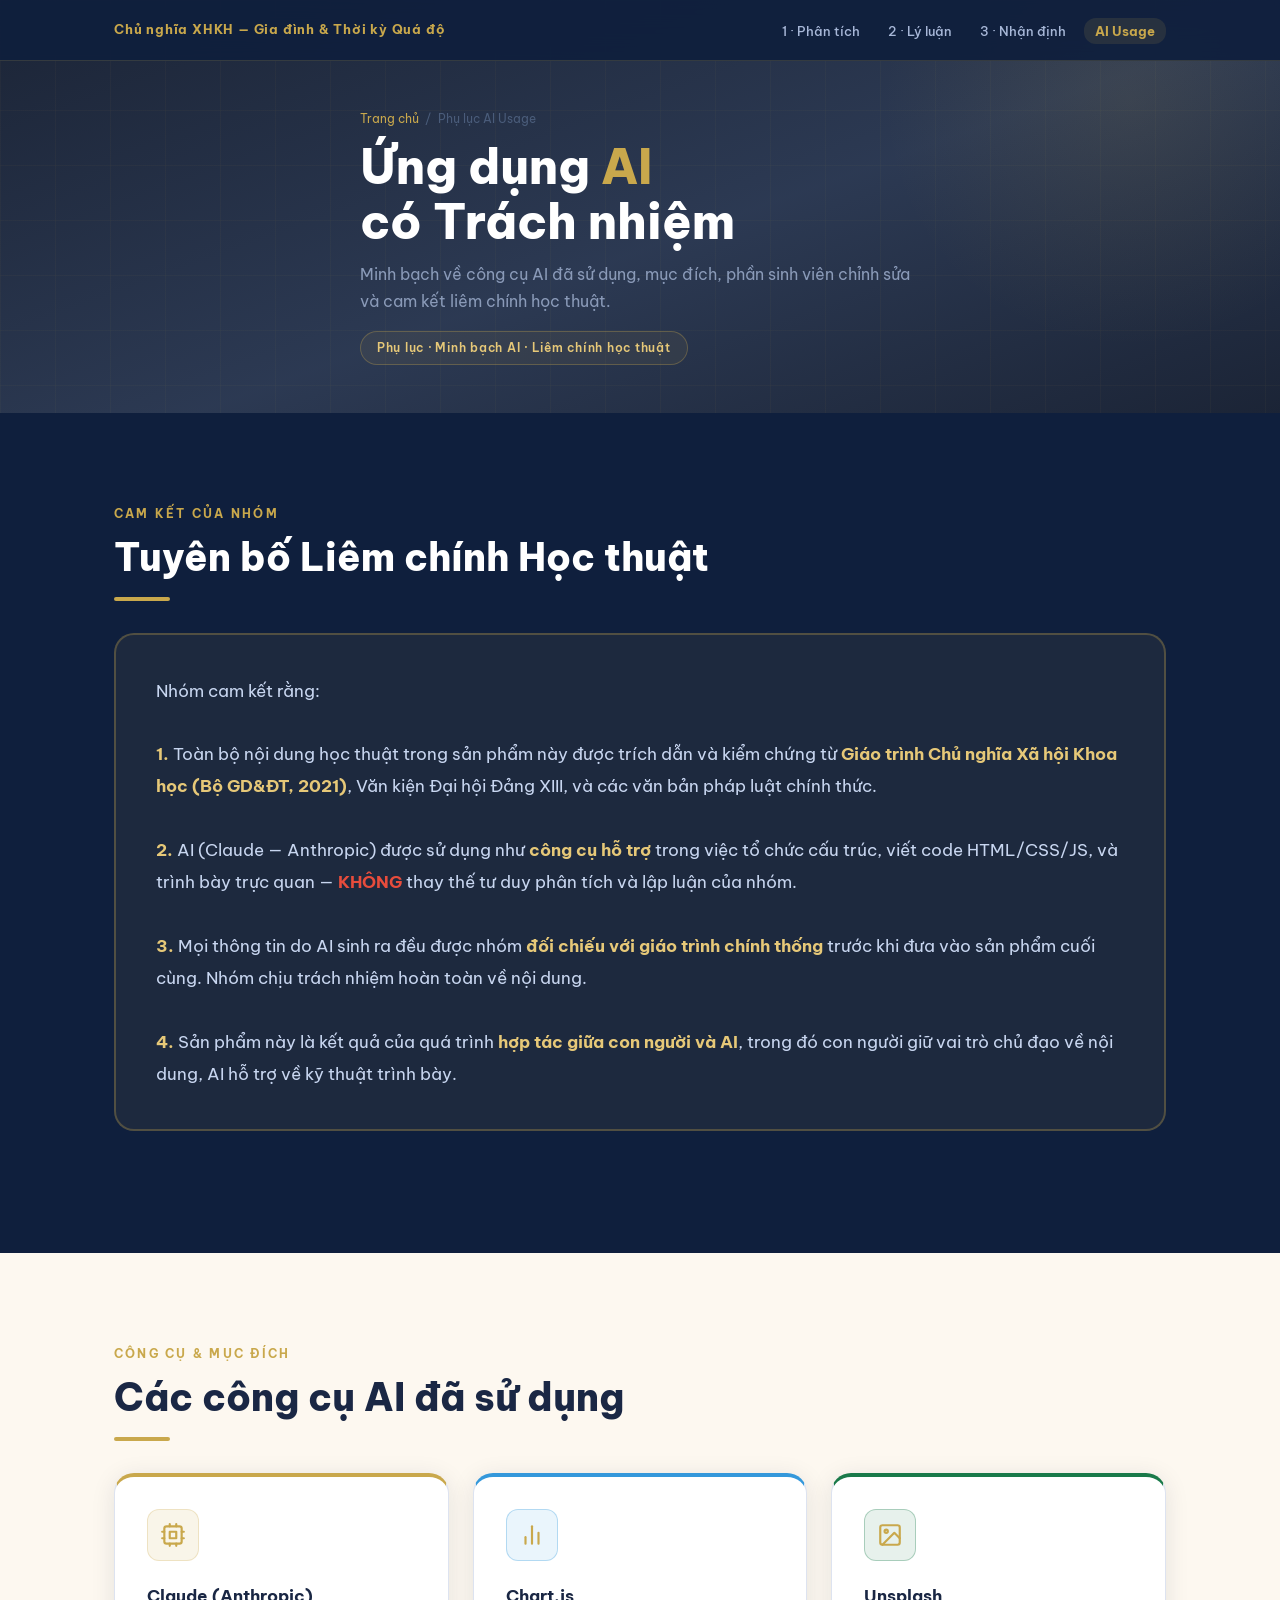
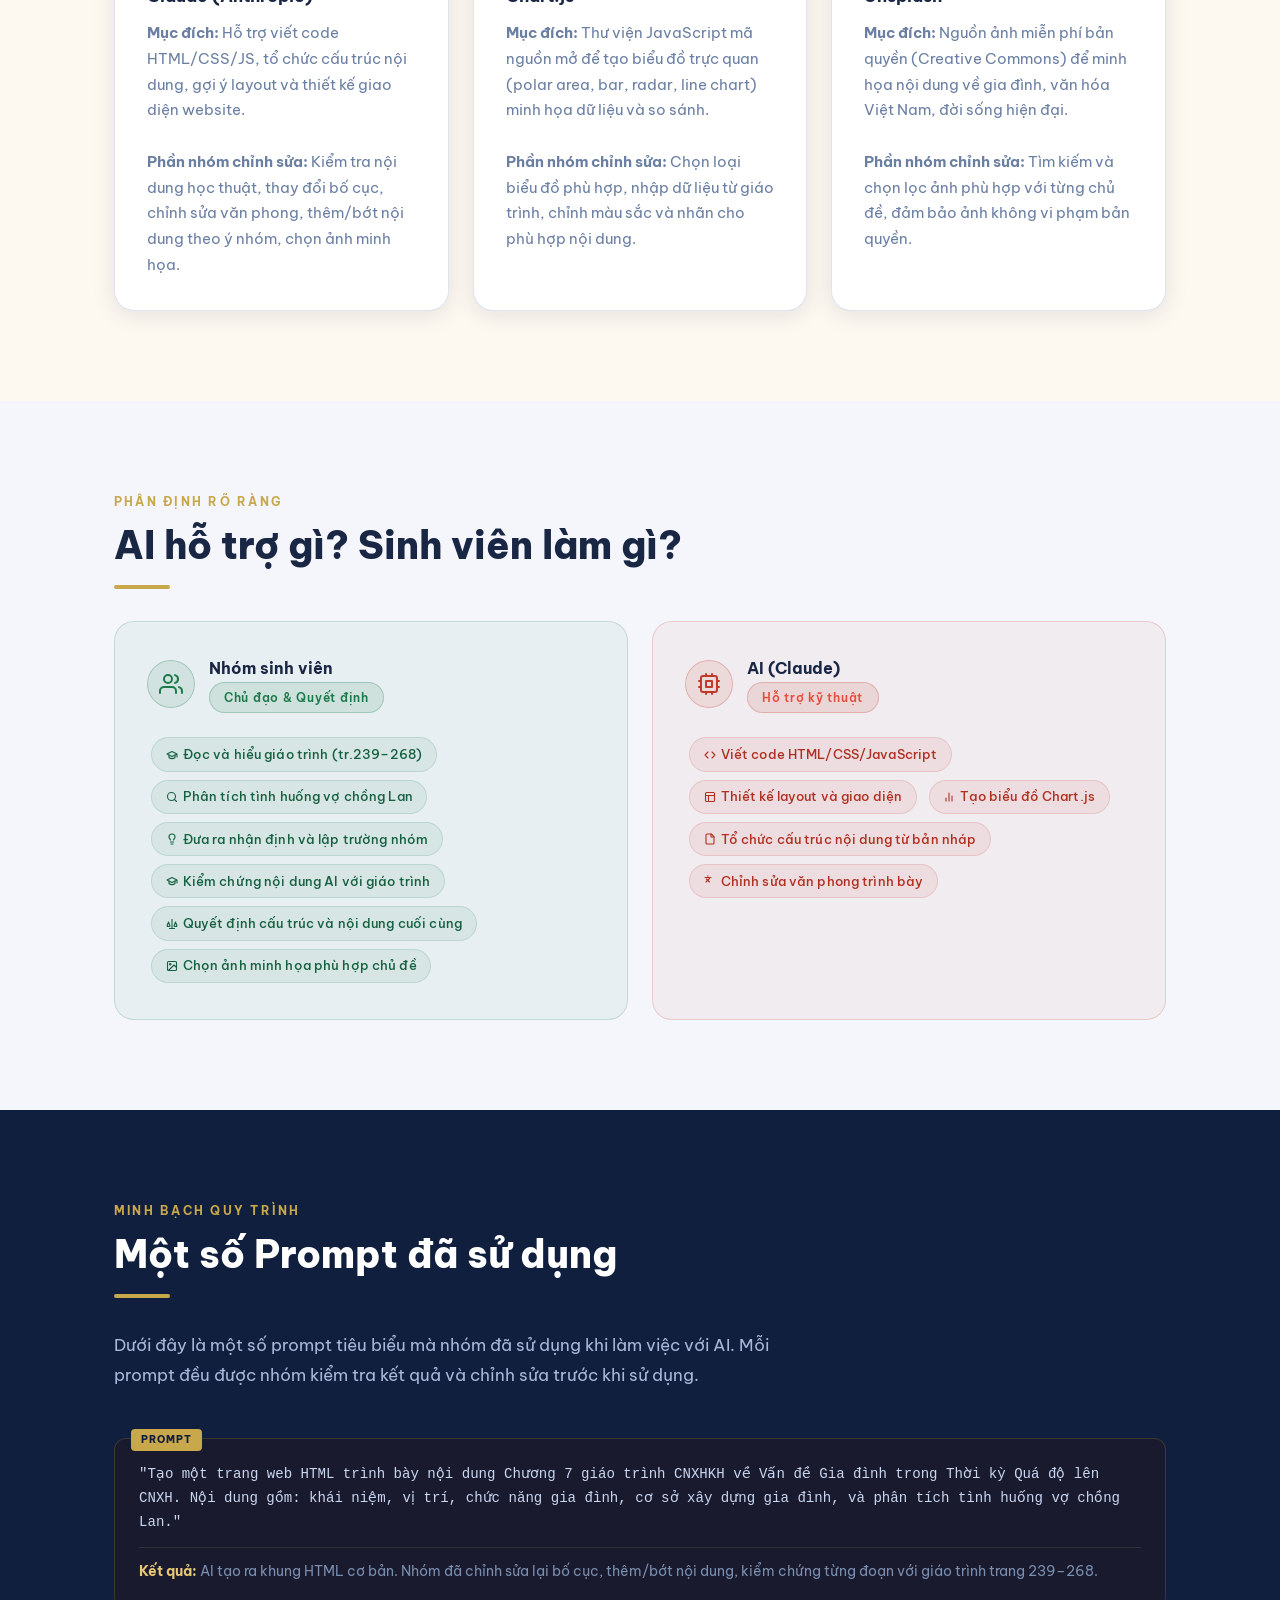
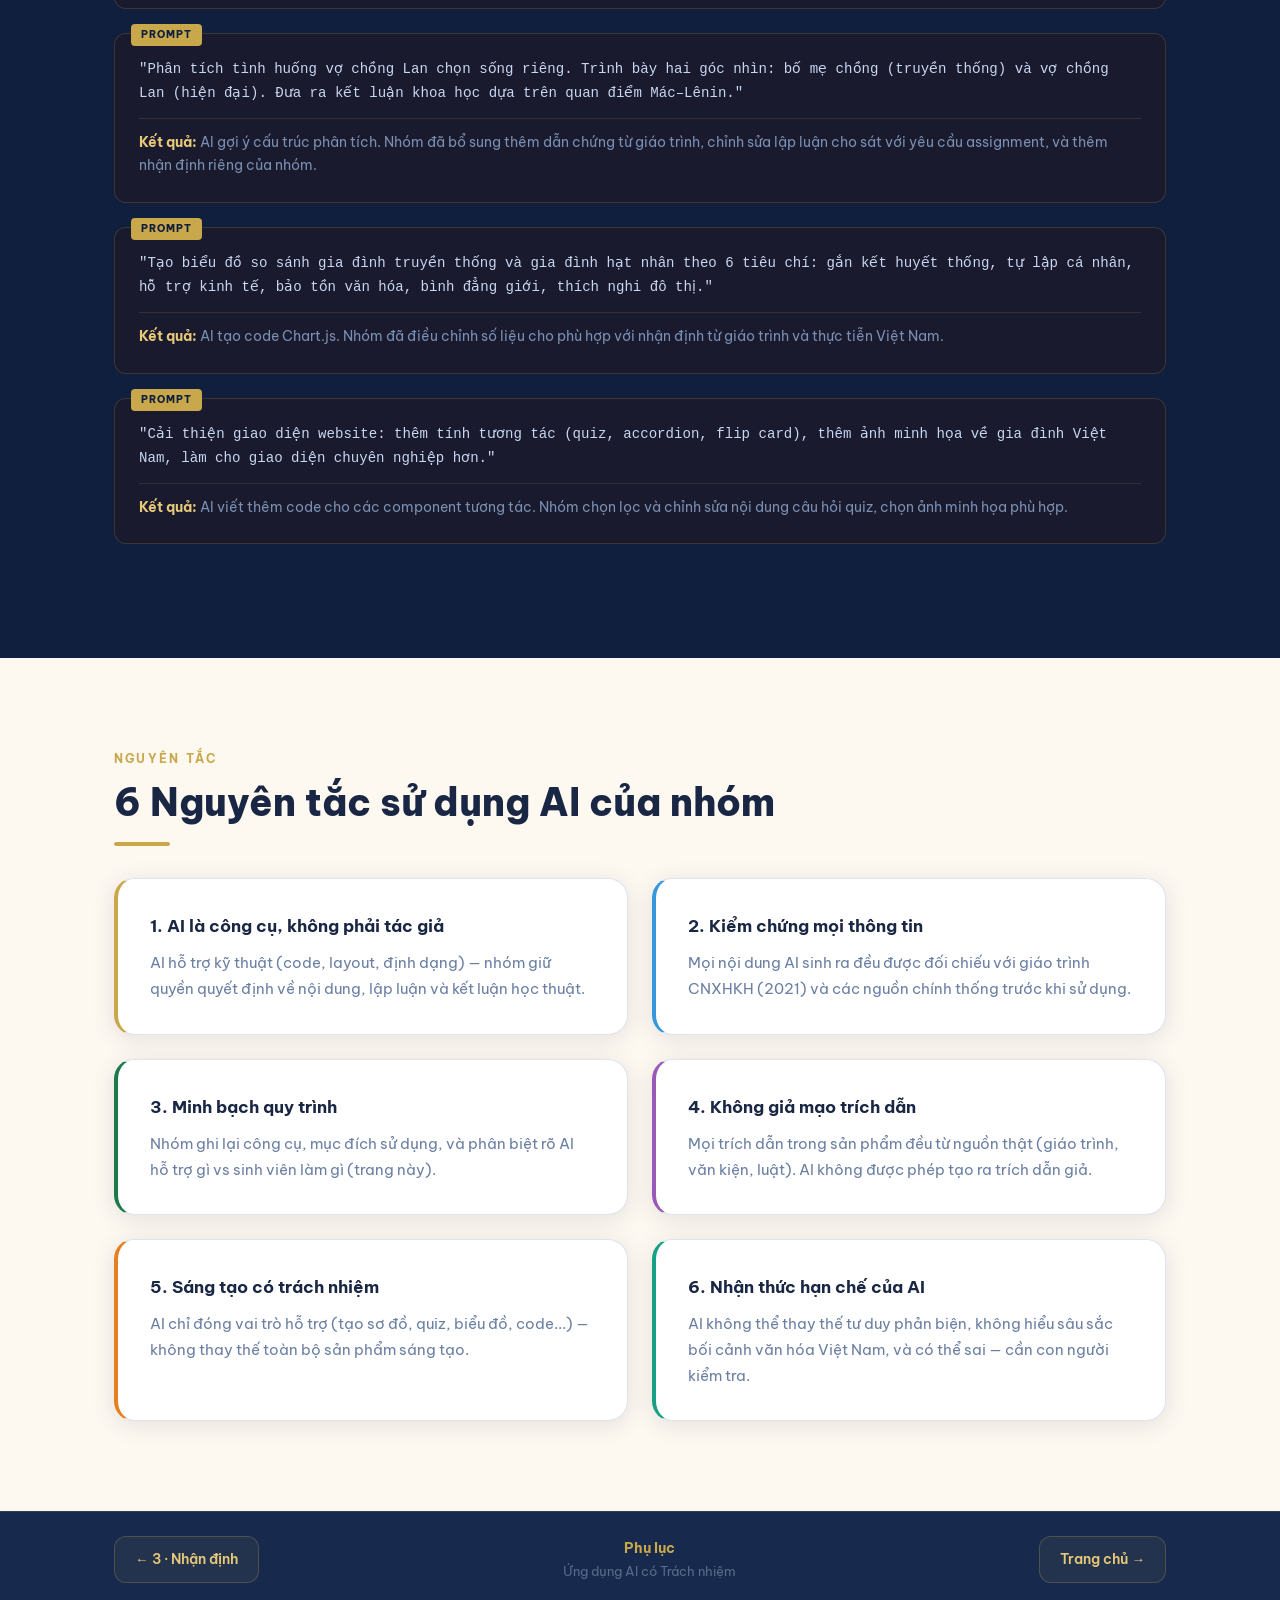
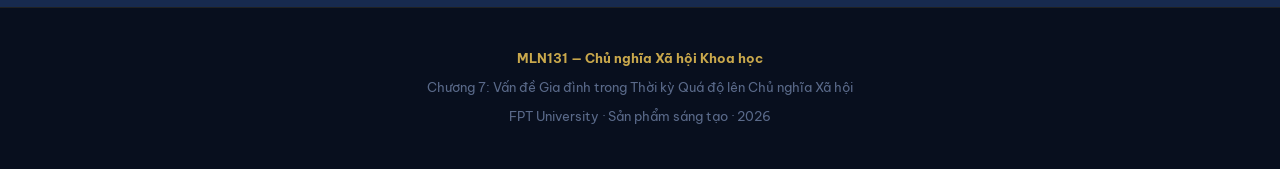
<file: ai-usage.html>
<!DOCTYPE html>
<html lang="vi">
<head>
  <meta charset="UTF-8"/>
  <meta name="viewport" content="width=device-width, initial-scale=1.0"/>
  <title>Ứng dụng AI có Trách nhiệm · MLN131</title>
  <link href="https://fonts.googleapis.com/css2?family=Be+Vietnam+Pro:ital,wght@0,300;0,400;0,500;0,600;0,700;0,800;1,400&display=swap" rel="stylesheet"/>
  <link rel="stylesheet" href="style.css"/>
</head>
<body>

<nav>
  <div class="nav-inner">
    <a href="index.html" class="nav-brand">Chủ nghĩa XHKH — Gia đình & Thời kỳ Quá độ</a>
    <ul class="nav-links" id="navLinks">
      <li><a href="tinh-huong.html">1 · Phân tích</a></li>
      <li><a href="khai-niem.html">2 · Lý luận</a></li>
      <li><a href="so-sanh.html">3 · Nhận định</a></li>
      <li><a href="ai-usage.html" class="active">AI Usage</a></li>
    </ul>
    <button class="nav-toggle" id="navToggle" aria-label="Mở menu">
      <span></span><span></span><span></span>
    </button>
  </div>
  <div class="nav-progress" id="navProgress"></div>
</nav>

<div class="page-hero" style="background: linear-gradient(160deg, rgba(10,20,40,.93) 0%, rgba(15,31,61,.88) 55%, rgba(10,20,40,.93) 100%), url('https://images.unsplash.com/photo-1677442136019-21780ecad995?w=1400&auto=format&fit=crop&q=70') center/cover no-repeat;">
  <div class="container">
    <div class="page-hero-inner">
      <div class="page-breadcrumb">
        <a href="index.html">Trang chủ</a><span>/</span><span>Phụ lục AI Usage</span>
      </div>
      <h1 class="page-hero-title">Ứng dụng <span class="accent">AI</span><br/>có Trách nhiệm</h1>
      <p class="page-hero-sub">Minh bạch về công cụ AI đã sử dụng, mục đích, phần sinh viên chỉnh sửa và cam kết liêm chính học thuật.</p>
      <span class="page-hero-badge">Phụ lục · Minh bạch AI · Liêm chính học thuật</span>
    </div>
  </div>
</div>

<!-- CAM KẾT -->
<section class="section section--dark">
  <div class="container">
    <div class="section-label reveal">Cam kết của nhóm</div>
    <h2 class="section-title reveal">Tuyên bố Liêm chính Học thuật</h2>
    <div class="divider reveal"></div>
    <div style="background:rgba(201,168,76,.08);border:2px solid rgba(201,168,76,.3);border-radius:var(--r2);padding:2.5rem;margin-bottom:2rem;" class="reveal">
      <p style="color:#c8d6f0;font-size:1.05rem;line-height:1.9;">
        Nhóm cam kết rằng:<br/><br/>
        <strong style="color:var(--gold2);">1.</strong> Toàn bộ nội dung học thuật trong sản phẩm này được trích dẫn và kiểm chứng từ
        <strong style="color:var(--gold2);">Giáo trình Chủ nghĩa Xã hội Khoa học (Bộ GD&amp;ĐT, 2021)</strong>,
        Văn kiện Đại hội Đảng XIII, và các văn bản pháp luật chính thức.<br/><br/>
        <strong style="color:var(--gold2);">2.</strong> AI (Claude — Anthropic) được sử dụng như <strong style="color:var(--gold2);">công cụ hỗ trợ</strong>
        trong việc tổ chức cấu trúc, viết code HTML/CSS/JS, và trình bày trực quan — <strong style="color:#e74c3c;">KHÔNG</strong>
        thay thế tư duy phân tích và lập luận của nhóm.<br/><br/>
        <strong style="color:var(--gold2);">3.</strong> Mọi thông tin do AI sinh ra đều được nhóm <strong style="color:var(--gold2);">đối chiếu với giáo trình chính thống</strong>
        trước khi đưa vào sản phẩm cuối cùng. Nhóm chịu trách nhiệm hoàn toàn về nội dung.<br/><br/>
        <strong style="color:var(--gold2);">4.</strong> Sản phẩm này là kết quả của quá trình <strong style="color:var(--gold2);">hợp tác giữa con người và AI</strong>,
        trong đó con người giữ vai trò chủ đạo về nội dung, AI hỗ trợ về kỹ thuật trình bày.
      </p>
    </div>
  </div>
</section>

<!-- CÔNG CỤ AI ĐÃ SỬ DỤNG -->
<section class="section section--cream">
  <div class="container">
    <div class="section-label reveal">Công cụ &amp; Mục đích</div>
    <h2 class="section-title reveal">Các công cụ AI đã sử dụng</h2>
    <div class="divider reveal"></div>
    <div class="cards-grid cards-grid--3 reveal">
      <div class="card" style="border-top:4px solid var(--gold);">
        <div class="card-icon"><svg viewBox="0 0 24 24" fill="none" stroke="currentColor" stroke-width="2" stroke-linecap="round" stroke-linejoin="round"><rect x="4" y="4" width="16" height="16" rx="2"/><rect x="9" y="9" width="6" height="6"/><path d="M15 2v2M9 2v2M15 20v2M9 20v2M2 15h2M2 9h2M20 15h2M20 9h2"/></svg></div>
        <div class="card-title">Claude (Anthropic)</div>
        <p class="card-text">
          <strong>Mục đích:</strong> Hỗ trợ viết code HTML/CSS/JS, tổ chức cấu trúc nội dung,
          gợi ý layout và thiết kế giao diện website.<br/><br/>
          <strong>Phần nhóm chỉnh sửa:</strong> Kiểm tra nội dung học thuật, thay đổi bố cục,
          chỉnh sửa văn phong, thêm/bớt nội dung theo ý nhóm, chọn ảnh minh họa.
        </p>
      </div>
      <div class="card" style="border-top:4px solid #3498db;">
        <div class="card-icon" style="background:rgba(52,152,219,.1);border-color:rgba(52,152,219,.3);"><svg viewBox="0 0 24 24" fill="none" stroke="#3498db" stroke-width="2" stroke-linecap="round" stroke-linejoin="round"><line x1="18" y1="20" x2="18" y2="10"/><line x1="12" y1="20" x2="12" y2="4"/><line x1="6" y1="20" x2="6" y2="14"/></svg></div>
        <div class="card-title">Chart.js</div>
        <p class="card-text">
          <strong>Mục đích:</strong> Thư viện JavaScript mã nguồn mở để tạo biểu đồ trực quan
          (polar area, bar, radar, line chart) minh họa dữ liệu và so sánh.<br/><br/>
          <strong>Phần nhóm chỉnh sửa:</strong> Chọn loại biểu đồ phù hợp, nhập dữ liệu từ giáo trình,
          chỉnh màu sắc và nhãn cho phù hợp nội dung.
        </p>
      </div>
      <div class="card" style="border-top:4px solid var(--green);">
        <div class="card-icon" style="background:rgba(26,122,74,.1);border-color:rgba(26,122,74,.3);"><svg viewBox="0 0 24 24" fill="none" stroke="var(--green)" stroke-width="2" stroke-linecap="round" stroke-linejoin="round"><rect x="3" y="3" width="18" height="18" rx="2"/><circle cx="8.5" cy="8.5" r="1.5"/><path d="m21 15-5-5L5 21"/></svg></div>
        <div class="card-title">Unsplash</div>
        <p class="card-text">
          <strong>Mục đích:</strong> Nguồn ảnh miễn phí bản quyền (Creative Commons) để minh họa
          nội dung về gia đình, văn hóa Việt Nam, đời sống hiện đại.<br/><br/>
          <strong>Phần nhóm chỉnh sửa:</strong> Tìm kiếm và chọn lọc ảnh phù hợp với từng chủ đề,
          đảm bảo ảnh không vi phạm bản quyền.
        </p>
      </div>
    </div>
  </div>
</section>

<!-- AI LÀM GÌ vs SINH VIÊN LÀM GÌ -->
<section class="section section--gray">
  <div class="container">
    <div class="section-label reveal">Phân định rõ ràng</div>
    <h2 class="section-title reveal">AI hỗ trợ gì? Sinh viên làm gì?</h2>
    <div class="divider reveal"></div>
    <div class="case-split reveal">
      <div class="case-side case-side--b">
        <div class="case-side-head">
          <div class="case-side-ico">
            <svg viewBox="0 0 24 24" fill="none" stroke="currentColor" stroke-linecap="round" stroke-linejoin="round" stroke-width="2"><path d="M17 21v-2a4 4 0 0 0-4-4H5a4 4 0 0 0-4 4v2"/><circle cx="9" cy="7" r="4"/><path d="M23 21v-2a4 4 0 0 0-3-3.87"/><path d="M16 3.13a4 4 0 0 1 0 7.75"/></svg>
          </div>
          <div>
            <div class="case-side-name">Nhóm sinh viên</div>
            <span class="tag tag--green">Chủ đạo &amp; Quyết định</span>
          </div>
        </div>
        <div>
          <span class="case-value-chip"><svg viewBox="0 0 24 24" fill="none" stroke-linecap="round" stroke-linejoin="round"><path d="M22 10v6M2 10l10-5 10 5-10 5z"/><path d="M6 12v5c3 3 9 3 12 0v-5"/></svg>Đọc và hiểu giáo trình (tr.239–268)</span>
          <span class="case-value-chip"><svg viewBox="0 0 24 24" fill="none" stroke-linecap="round" stroke-linejoin="round"><circle cx="11" cy="11" r="8"/><path d="m21 21-4.35-4.35"/></svg>Phân tích tình huống vợ chồng Lan</span>
          <span class="case-value-chip"><svg viewBox="0 0 24 24" fill="none" stroke-linecap="round" stroke-linejoin="round"><path d="M15 14c.2-1 .7-1.7 1.5-2.5 1-.9 1.5-2.2 1.5-3.5A6 6 0 0 0 6 8c0 1 .2 2.2 1.5 3.5.7.7 1.3 1.5 1.5 2.5"/><path d="M9 18h6"/><path d="M10 22h4"/></svg>Đưa ra nhận định và lập trường nhóm</span>
          <span class="case-value-chip"><svg viewBox="0 0 24 24" fill="none" stroke-linecap="round" stroke-linejoin="round"><path d="M22 10v6M2 10l10-5 10 5-10 5z"/><path d="M6 12v5c3 3 9 3 12 0v-5"/></svg>Kiểm chứng nội dung AI với giáo trình</span>
          <span class="case-value-chip"><svg viewBox="0 0 24 24" fill="none" stroke-linecap="round" stroke-linejoin="round"><path d="m16 16 3-8 3 8c-.87.65-1.92 1-3 1s-2.13-.35-3-1Z"/><path d="m2 16 3-8 3 8c-.87.65-1.92 1-3 1s-2.13-.35-3-1Z"/><path d="M7 21H17"/><path d="M12 3v18"/></svg>Quyết định cấu trúc và nội dung cuối cùng</span>
          <span class="case-value-chip"><svg viewBox="0 0 24 24" fill="none" stroke-linecap="round" stroke-linejoin="round"><rect x="3" y="3" width="18" height="18" rx="2"/><circle cx="8.5" cy="8.5" r="1.5"/><path d="m21 15-5-5L5 21"/></svg>Chọn ảnh minh họa phù hợp chủ đề</span>
        </div>
      </div>
      <div class="case-side case-side--a">
        <div class="case-side-head">
          <div class="case-side-ico">
            <svg viewBox="0 0 24 24" fill="none" stroke="currentColor" stroke-linecap="round" stroke-linejoin="round" stroke-width="2"><rect x="4" y="4" width="16" height="16" rx="2"/><rect x="9" y="9" width="6" height="6"/><path d="M15 2v2M9 2v2M15 20v2M9 20v2M2 15h2M2 9h2M20 15h2M20 9h2"/></svg>
          </div>
          <div>
            <div class="case-side-name">AI (Claude)</div>
            <span class="tag tag--red">Hỗ trợ kỹ thuật</span>
          </div>
        </div>
        <div>
          <span class="case-value-chip"><svg viewBox="0 0 24 24" fill="none" stroke-linecap="round" stroke-linejoin="round"><polyline points="16 18 22 12 16 6"/><polyline points="8 6 2 12 8 18"/></svg>Viết code HTML/CSS/JavaScript</span>
          <span class="case-value-chip"><svg viewBox="0 0 24 24" fill="none" stroke-linecap="round" stroke-linejoin="round"><rect x="3" y="3" width="18" height="18" rx="2"/><path d="M3 9h18"/><path d="M9 21V9"/></svg>Thiết kế layout và giao diện</span>
          <span class="case-value-chip"><svg viewBox="0 0 24 24" fill="none" stroke-linecap="round" stroke-linejoin="round"><line x1="18" y1="20" x2="18" y2="10"/><line x1="12" y1="20" x2="12" y2="4"/><line x1="6" y1="20" x2="6" y2="14"/></svg>Tạo biểu đồ Chart.js</span>
          <span class="case-value-chip"><svg viewBox="0 0 24 24" fill="none" stroke-linecap="round" stroke-linejoin="round"><path d="M14.5 2H6a2 2 0 0 0-2 2v16a2 2 0 0 0 2 2h12a2 2 0 0 0 2-2V7.5L14.5 2z"/><polyline points="14 2 14 8 20 8"/></svg>Tổ chức cấu trúc nội dung từ bản nháp</span>
          <span class="case-value-chip"><svg viewBox="0 0 24 24" fill="none" stroke-linecap="round" stroke-linejoin="round"><path d="m5 8 6 6"/><path d="m4 14 6-6 2-3"/><path d="M2 5h12"/><path d="M7 2h1"/></svg>Chỉnh sửa văn phong trình bày</span>
        </div>
      </div>
    </div>
  </div>
</section>

<!-- PROMPTS MẪU -->
<section class="section section--dark">
  <div class="container">
    <div class="section-label reveal">Minh bạch quy trình</div>
    <h2 class="section-title reveal">Một số Prompt đã sử dụng</h2>
    <div class="divider reveal"></div>
    <p class="section-sub reveal">
      Dưới đây là một số prompt tiêu biểu mà nhóm đã sử dụng khi làm việc với AI.
      Mỗi prompt đều được nhóm kiểm tra kết quả và chỉnh sửa trước khi sử dụng.
    </p>

    <div class="prompt-box reveal">
      <p>"Tạo một trang web HTML trình bày nội dung Chương 7 giáo trình CNXHKH về Vấn đề Gia đình
      trong Thời kỳ Quá độ lên CNXH. Nội dung gồm: khái niệm, vị trí, chức năng gia đình,
      cơ sở xây dựng gia đình, và phân tích tình huống vợ chồng Lan."</p>
      <div class="prompt-result">
        <strong>Kết quả:</strong> AI tạo ra khung HTML cơ bản. Nhóm đã chỉnh sửa lại bố cục,
        thêm/bớt nội dung, kiểm chứng từng đoạn với giáo trình trang 239–268.
      </div>
    </div>

    <div class="prompt-box reveal">
      <p>"Phân tích tình huống vợ chồng Lan chọn sống riêng. Trình bày hai góc nhìn:
      bố mẹ chồng (truyền thống) và vợ chồng Lan (hiện đại). Đưa ra kết luận khoa học
      dựa trên quan điểm Mác–Lênin."</p>
      <div class="prompt-result">
        <strong>Kết quả:</strong> AI gợi ý cấu trúc phân tích. Nhóm đã bổ sung thêm
        dẫn chứng từ giáo trình, chỉnh sửa lập luận cho sát với yêu cầu assignment,
        và thêm nhận định riêng của nhóm.
      </div>
    </div>

    <div class="prompt-box reveal">
      <p>"Tạo biểu đồ so sánh gia đình truyền thống và gia đình hạt nhân theo 6 tiêu chí:
      gắn kết huyết thống, tự lập cá nhân, hỗ trợ kinh tế, bảo tồn văn hóa,
      bình đẳng giới, thích nghi đô thị."</p>
      <div class="prompt-result">
        <strong>Kết quả:</strong> AI tạo code Chart.js. Nhóm đã điều chỉnh số liệu
        cho phù hợp với nhận định từ giáo trình và thực tiễn Việt Nam.
      </div>
    </div>

    <div class="prompt-box reveal">
      <p>"Cải thiện giao diện website: thêm tính tương tác (quiz, accordion, flip card),
      thêm ảnh minh họa về gia đình Việt Nam, làm cho giao diện chuyên nghiệp hơn."</p>
      <div class="prompt-result">
        <strong>Kết quả:</strong> AI viết thêm code cho các component tương tác.
        Nhóm chọn lọc và chỉnh sửa nội dung câu hỏi quiz, chọn ảnh minh họa phù hợp.
      </div>
    </div>
  </div>
</section>

<!-- NGUYÊN TẮC SỬ DỤNG AI -->
<section class="section section--cream">
  <div class="container">
    <div class="section-label reveal">Nguyên tắc</div>
    <h2 class="section-title reveal">6 Nguyên tắc sử dụng AI của nhóm</h2>
    <div class="divider reveal"></div>
    <div class="cards-grid cards-grid--2 reveal">
      <div class="card" style="border-left:4px solid var(--gold);">
        <div class="card-title">1. AI là công cụ, không phải tác giả</div>
        <p class="card-text">AI hỗ trợ kỹ thuật (code, layout, định dạng) — nhóm giữ quyền quyết định về nội dung, lập luận và kết luận học thuật.</p>
      </div>
      <div class="card" style="border-left:4px solid #3498db;">
        <div class="card-title">2. Kiểm chứng mọi thông tin</div>
        <p class="card-text">Mọi nội dung AI sinh ra đều được đối chiếu với giáo trình CNXHKH (2021) và các nguồn chính thống trước khi sử dụng.</p>
      </div>
      <div class="card" style="border-left:4px solid var(--green);">
        <div class="card-title">3. Minh bạch quy trình</div>
        <p class="card-text">Nhóm ghi lại công cụ, mục đích sử dụng, và phân biệt rõ AI hỗ trợ gì vs sinh viên làm gì (trang này).</p>
      </div>
      <div class="card" style="border-left:4px solid #9b59b6;">
        <div class="card-title">4. Không giả mạo trích dẫn</div>
        <p class="card-text">Mọi trích dẫn trong sản phẩm đều từ nguồn thật (giáo trình, văn kiện, luật). AI không được phép tạo ra trích dẫn giả.</p>
      </div>
      <div class="card" style="border-left:4px solid #e67e22;">
        <div class="card-title">5. Sáng tạo có trách nhiệm</div>
        <p class="card-text">AI chỉ đóng vai trò hỗ trợ (tạo sơ đồ, quiz, biểu đồ, code...) — không thay thế toàn bộ sản phẩm sáng tạo.</p>
      </div>
      <div class="card" style="border-left:4px solid #16a085;">
        <div class="card-title">6. Nhận thức hạn chế của AI</div>
        <p class="card-text">AI không thể thay thế tư duy phản biện, không hiểu sâu sắc bối cảnh văn hóa Việt Nam, và có thể sai — cần con người kiểm tra.</p>
      </div>
    </div>
  </div>
</section>

<div class="page-nav-bar">
  <div class="page-nav-inner">
    <a href="so-sanh.html" class="page-nav-btn">&larr; 3 · Nhận định</a>
    <div class="page-nav-center"><strong>Phụ lục</strong>Ứng dụng AI có Trách nhiệm</div>
    <a href="index.html" class="page-nav-btn">Trang chủ &rarr;</a>
  </div>
</div>

<footer>
  <div class="container">
    <p class="footer-title">MLN131 — Chủ nghĩa Xã hội Khoa học</p>
    <p>Chương 7: Vấn đề Gia đình trong Thời kỳ Quá độ lên Chủ nghĩa Xã hội</p>
    <p style="margin-top:.4rem;">FPT University · Sản phẩm sáng tạo · 2026</p>
  </div>
</footer>

<script>
  const np = document.getElementById('navProgress');
  window.addEventListener('scroll', () => {
    np.style.width = (window.scrollY/(document.documentElement.scrollHeight-window.innerHeight)*100)+'%';
  });
  document.querySelectorAll('.reveal').forEach(el => {
    new IntersectionObserver(entries=>entries.forEach(e=>{if(e.isIntersecting)e.target.classList.add('visible');}),{threshold:.12}).observe(el);
  });
  const navToggle = document.getElementById('navToggle');
  const navLinks  = document.getElementById('navLinks');
  if(navToggle) {
    navToggle.addEventListener('click', () => {
      navToggle.classList.toggle('open');
      navLinks.classList.toggle('open');
    });
    document.addEventListener('click', e => {
      if(!navToggle.contains(e.target) && !navLinks.contains(e.target)) {
        navToggle.classList.remove('open');
        navLinks.classList.remove('open');
      }
    });
  }
</script>
</body>
</html>
</file>
<file: style.css>
/* ============================================================
   RESET & VARIABLES
============================================================ */
*, *::before, *::after { box-sizing: border-box; margin: 0; padding: 0; }
:root {
  --navy:   #0f1f3d;
  --navy2:  #172a4e;
  --gold:   #c9a84c;
  --gold2:  #e6c878;
  --cream:  #fdf8f0;
  --white:  #ffffff;
  --gray1:  #f4f6fb;
  --gray2:  #dde3f0;
  --text:   #1a2744;
  --muted:  #6b7fa3;
  --red:    #c0392b;
  --green:  #1a7a4a;
  --r:  .75rem;
  --r2: 1.25rem;
  --shadow:  0 4px 24px rgba(15,31,61,.10);
  --shadow2: 0 8px 40px rgba(15,31,61,.18);
}
html { scroll-behavior: smooth; }
body {
  font-family: 'Be Vietnam Pro', sans-serif;
  background: var(--cream);
  color: var(--text);
  line-height: 1.75;
  font-size: 16px;
}
img { max-width: 100%; display: block; }
a { color: inherit; text-decoration: none; }

/* ============================================================
   UTILITIES
============================================================ */
.container { max-width: 1100px; margin: 0 auto; padding: 0 24px; }
.section { padding: 90px 0; }
.section--dark  { background: var(--navy);  color: var(--white); }
.section--navy2 { background: var(--navy2); color: var(--white); }
.section--gray  { background: var(--gray1); }
.section--cream { background: var(--cream); }

.section-label {
  font-size: .78rem; font-weight: 700; letter-spacing: .18em;
  text-transform: uppercase; color: var(--gold); margin-bottom: .5rem;
}
.section-title {
  font-size: clamp(1.6rem, 3vw, 2.4rem);
  font-weight: 800; line-height: 1.25; margin-bottom: 1rem; color: inherit;
}
.section-sub {
  font-size: 1.05rem; color: var(--muted); max-width: 680px;
  margin-bottom: 3rem; line-height: 1.8;
}
.section--dark .section-sub,
.section--navy2 .section-sub { color: #a8b8d8; }
.section--dark .section-title,
.section--navy2 .section-title { color: var(--white); }

.gold { color: var(--gold); }
.divider { width: 56px; height: 4px; background: var(--gold); border-radius: 2px; margin: 1rem 0 2rem; }

.tag { display: inline-block; padding: .25rem .9rem; border-radius: 99px; font-size: .78rem; font-weight: 600; letter-spacing: .06em; }
.tag--gold  { background: rgba(201,168,76,.18); color: var(--gold2); border: 1px solid rgba(201,168,76,.35); }
.tag--red   { background: rgba(192,57,43,.12);  color: #e74c3c;      border: 1px solid rgba(192,57,43,.25); }
.tag--green { background: rgba(26,122,74,.12);  color: #1a7a4a;      border: 1px solid rgba(26,122,74,.25); }

/* ============================================================
   REVEAL ANIMATION
============================================================ */
.reveal { opacity: 0; transform: translateY(32px); transition: opacity .6s ease, transform .6s ease; }
.reveal.visible { opacity: 1; transform: none; }

/* ============================================================
   NAVBAR
============================================================ */
nav {
  position: fixed; top: 0; left: 0; right: 0; z-index: 999;
  background: rgba(15,31,61,.94); backdrop-filter: blur(14px);
  border-bottom: 1px solid rgba(201,168,76,.2);
}
.nav-inner {
  display: flex; align-items: center; justify-content: space-between;
  height: 60px; max-width: 1100px; margin: 0 auto; padding: 0 24px;
}
.nav-brand { font-size: .83rem; font-weight: 700; color: var(--gold); letter-spacing: .06em; white-space: nowrap; }
.nav-links { display: flex; gap: 6px; list-style: none; flex-wrap: wrap; }
.nav-links a {
  font-size: .8rem; font-weight: 500; color: #a8b8d8;
  padding: .3rem .7rem; border-radius: var(--r);
  transition: color .2s, background .2s;
}
.nav-links a:hover { color: var(--gold); background: rgba(201,168,76,.08); }
.nav-links a.active { color: var(--gold); background: rgba(201,168,76,.12); font-weight: 700; }
.nav-progress {
  position: absolute; bottom: -3px; left: 0; height: 3px;
  background: var(--gold); width: 0; transition: width .1s linear;
}

/* ============================================================
   PAGE HERO (sub-pages)
============================================================ */
.page-hero {
  background: linear-gradient(160deg, #0a1428 0%, var(--navy) 50%, #0d1e3a 100%);
  min-height: 280px;
  display: flex; align-items: flex-end; padding-top: 60px;
  position: relative; overflow: hidden;
}
.page-hero::before {
  content: ''; position: absolute; inset: 0;
  background-image:
    linear-gradient(rgba(201,168,76,.04) 1px, transparent 1px),
    linear-gradient(90deg, rgba(201,168,76,.04) 1px, transparent 1px);
  background-size: 55px 55px;
}
.page-hero::after {
  content: ''; position: absolute;
  width: 500px; height: 500px; border-radius: 50%;
  background: radial-gradient(circle, rgba(201,168,76,.1) 0%, transparent 70%);
  top: -150px; right: -100px;
}
.page-hero-inner {
  position: relative; z-index: 2; padding: 3rem 0 3rem;
}
.page-breadcrumb {
  font-size: .75rem; color: #7a8fb0; margin-bottom: .6rem;
  display: flex; align-items: center; gap: .4rem;
}
.page-breadcrumb a { color: var(--gold); }
.page-breadcrumb span { color: #4a5c7a; }
.page-hero-title {
  font-size: clamp(1.8rem, 4vw, 3rem); font-weight: 800;
  color: var(--white); line-height: 1.15; margin-bottom: .75rem;
}
.page-hero-title .accent { color: var(--gold); }
.page-hero-sub { font-size: 1rem; color: #8a9ab8; max-width: 560px; line-height: 1.7; }
.page-hero-badge {
  display: inline-block; margin-top: 1rem;
  padding: .3rem 1rem; border-radius: 99px;
  border: 1px solid rgba(201,168,76,.3);
  background: rgba(201,168,76,.08);
  font-size: .78rem; font-weight: 600; color: var(--gold2); letter-spacing: .06em;
}

/* ============================================================
   PAGE NAVIGATION (prev/next)
============================================================ */
.page-nav-bar {
  background: var(--navy2); border-top: 1px solid rgba(201,168,76,.15);
  padding: 1.5rem 0;
}
.page-nav-inner {
  max-width: 1100px; margin: 0 auto; padding: 0 24px;
  display: flex; justify-content: space-between; align-items: center; gap: 1rem;
}
.page-nav-btn {
  display: flex; align-items: center; gap: .6rem;
  padding: .65rem 1.25rem; border-radius: var(--r);
  border: 1px solid rgba(201,168,76,.25);
  background: rgba(201,168,76,.07); color: var(--gold2);
  font-size: .85rem; font-weight: 600;
  transition: background .2s, border-color .2s;
  font-family: 'Be Vietnam Pro', sans-serif; cursor: pointer;
}
.page-nav-btn:hover { background: rgba(201,168,76,.15); border-color: rgba(201,168,76,.5); }
.page-nav-btn.disabled { opacity: .3; pointer-events: none; }
.page-nav-center { font-size: .8rem; color: #5a6a8a; text-align: center; }
.page-nav-center strong { display: block; color: var(--gold); font-size: .85rem; }

/* ============================================================
   CARDS
============================================================ */
.cards-grid { display: grid; gap: 1.5rem; }
.cards-grid--2 { grid-template-columns: repeat(auto-fit, minmax(400px, 1fr)); }
.cards-grid--3 { grid-template-columns: repeat(auto-fit, minmax(280px, 1fr)); }
.cards-grid--4 { grid-template-columns: repeat(auto-fit, minmax(240px, 1fr)); }
.cards-grid--4col { grid-template-columns: repeat(4, 1fr); }
@media (max-width: 900px) { .cards-grid--4col { grid-template-columns: repeat(2, 1fr); } }
@media (max-width: 540px) { .cards-grid--4col { grid-template-columns: 1fr; } }

.card {
  background: var(--white); border-radius: var(--r2);
  padding: 2rem; box-shadow: var(--shadow);
  border: 1px solid var(--gray2); transition: transform .2s, box-shadow .2s;
}
.card:hover { transform: translateY(-4px); box-shadow: var(--shadow2); }
.card--dark { background: var(--navy2); border-color: rgba(201,168,76,.2); color: var(--white); }
.card--dark .card-title { color: var(--white); }
.card--dark .card-text  { color: #a8b8d8; }
.card-icon {
  width: 52px; height: 52px; border-radius: var(--r);
  background: rgba(201,168,76,.12); border: 1px solid rgba(201,168,76,.25);
  display: flex; align-items: center; justify-content: center;
  font-size: 1.5rem; margin-bottom: 1.25rem;
}
.card-title { font-size: 1.05rem; font-weight: 700; margin-bottom: .6rem; color: var(--text); }
.card-text  { font-size: .92rem; color: var(--muted); line-height: 1.75; }

/* ============================================================
   POSITION CARDS
============================================================ */
.position-card {
  display: flex; gap: 1.25rem; align-items: flex-start;
  background: var(--white); padding: 1.75rem 2rem;
  border-radius: var(--r2); box-shadow: var(--shadow);
  border: 1px solid var(--gray2); transition: transform .2s;
}
.position-card:hover { transform: translateY(-3px); }
.position-icon {
  width: 48px; height: 48px; border-radius: 50%; flex-shrink: 0;
  background: var(--navy); color: var(--gold);
  display: flex; align-items: center; justify-content: center; font-size: 1.3rem;
}

/* ============================================================
   FUNCTION CARDS
============================================================ */
.fn-card {
  background: var(--white); border-radius: var(--r2);
  padding: 2rem; box-shadow: var(--shadow); border: 1px solid var(--gray2);
  position: relative; overflow: hidden; transition: transform .2s, box-shadow .2s;
}
.fn-card:hover { transform: translateY(-4px); box-shadow: var(--shadow2); }
.fn-card::before {
  content: ''; position: absolute; top: 0; left: 0; right: 0;
  height: 4px; background: var(--gold);
}
.fn-card:nth-child(2)::before { background: #3498db; }
.fn-card:nth-child(3)::before { background: var(--green); }
.fn-card:nth-child(4)::before { background: #9b59b6; }
.fn-num { font-size: 3rem; font-weight: 800; line-height: 1; color: var(--gold); opacity: .15; margin-bottom: .5rem; }
.fn-card:nth-child(2) .fn-num { color: #3498db; }
.fn-card:nth-child(3) .fn-num { color: var(--green); }
.fn-card:nth-child(4) .fn-num { color: #9b59b6; }
.fn-title { font-size: 1rem; font-weight: 700; margin-bottom: .6rem; }
.fn-desc  { font-size: .88rem; color: var(--muted); line-height: 1.75; }
.fn-badge {
  display: inline-block; margin-top: .75rem;
  padding: .2rem .75rem; border-radius: 99px; font-size: .72rem; font-weight: 700;
  background: rgba(201,168,76,.12); color: var(--gold); letter-spacing: .06em;
}
.fn-card:nth-child(2) .fn-badge { background: rgba(52,152,219,.12); color: #3498db; }
.fn-card:nth-child(3) .fn-badge { background: rgba(26,122,74,.12);  color: var(--green); }
.fn-card:nth-child(4) .fn-badge { background: rgba(155,89,182,.12); color: #9b59b6; }

/* ============================================================
   PILLAR CARDS
============================================================ */
.pillar {
  background: var(--navy2); border-radius: var(--r2);
  padding: 2rem; border: 1px solid rgba(201,168,76,.2);
  transition: transform .2s;
}
.pillar:hover { transform: translateY(-4px); }
.pillar-top { display: flex; align-items: center; gap: .75rem; margin-bottom: 1rem; }
.pillar-ico {
  width: 40px; height: 40px; border-radius: var(--r);
  background: rgba(201,168,76,.15); border: 1px solid rgba(201,168,76,.3);
  display: flex; align-items: center; justify-content: center; font-size: 1.1rem;
}
.pillar-label { font-size: .72rem; font-weight: 700; letter-spacing: .12em; text-transform: uppercase; color: var(--gold); }
.pillar-title { font-size: 1.05rem; font-weight: 700; color: var(--white); margin-bottom: .75rem; }
.pillar-list { padding-left: 1.1rem; }
.pillar-list li { font-size: .9rem; color: #a8b8d8; margin-bottom: .4rem; line-height: 1.6; }

/* ============================================================
   CASE STUDY
============================================================ */
.case-split { display: grid; grid-template-columns: 1fr 1fr; gap: 1.5rem; }
@media(max-width:700px){ .case-split { grid-template-columns: 1fr; } }
.case-side { border-radius: var(--r2); padding: 2rem; }
.case-side--a { background: rgba(192,57,43,.05); border: 1.5px solid rgba(192,57,43,.18); }
.case-side--b { background: rgba(26,122,74,.05);  border: 1.5px solid rgba(26,122,74,.18); }
.case-side-head { display: flex; align-items: center; gap: .85rem; margin-bottom: 1.25rem; }
.case-side-ico {
  width: 48px; height: 48px; border-radius: 50%; flex-shrink: 0;
  display: flex; align-items: center; justify-content: center;
}
.case-side--a .case-side-ico { background: rgba(192,57,43,.1); border: 1.5px solid rgba(192,57,43,.25); }
.case-side--b .case-side-ico { background: rgba(26,122,74,.1);  border: 1.5px solid rgba(26,122,74,.25); }
.case-side-ico svg { width: 22px; height: 22px; stroke-width: 1.8; }
.case-side--a .case-side-ico svg { stroke: #c0392b; }
.case-side--b .case-side-ico svg { stroke: #1a7a4a; }
.case-side-name { font-weight: 700; font-size: 1rem; }
.case-value-chip {
  display: inline-flex; align-items: center; gap: 5px;
  margin: .25rem; padding: .3rem .85rem;
  border-radius: 99px; font-size: .81rem; font-weight: 500; letter-spacing: .01em;
}
.case-side--a .case-value-chip { background: rgba(192,57,43,.08); color: #b03020; border: 1px solid rgba(192,57,43,.15); }
.case-side--b .case-value-chip { background: rgba(26,122,74,.08);  color: #156040; border: 1px solid rgba(26,122,74,.15); }
.case-value-chip svg { width: 12px; height: 12px; flex-shrink: 0; stroke: currentColor; stroke-width: 2.2; }
.case-conclusion {
  margin-top: 2rem; background: var(--navy);
  border: 1px solid rgba(201,168,76,.3); border-radius: var(--r2);
  padding: 2rem; color: var(--white);
}
.case-conclusion-title { color: var(--gold); font-weight: 700; margin-bottom: .75rem; font-size: 1rem; }

/* ============================================================
   SCENARIO BOX
============================================================ */
.scenario-box {
  background: var(--navy); border: 1px solid rgba(201,168,76,.25);
  border-radius: var(--r2); padding: 2.5rem 3rem;
  position: relative; overflow: hidden;
}
.scenario-box::before {
  content: '"'; position: absolute; top: -10px; left: 20px;
  font-size: 10rem; color: rgba(201,168,76,.08);
  font-family: Georgia, serif; line-height: 1; pointer-events: none;
}
.scenario-text { font-size: 1.05rem; color: #c8d6f0; line-height: 1.9; position: relative; z-index: 1; }
.scenario-highlight { color: var(--gold2); font-weight: 600; }
.scenario-questions { margin-top: 2rem; display: grid; grid-template-columns: repeat(auto-fit, minmax(260px, 1fr)); gap: 1rem; }
.scenario-q { background: rgba(201,168,76,.08); border-left: 3px solid var(--gold); padding: 1rem 1.25rem; border-radius: 0 var(--r) var(--r) 0; }
.scenario-q p { font-size: .9rem; color: #a8b8d8; line-height: 1.7; }
.scenario-q strong { color: var(--gold2); display: block; margin-bottom: .3rem; font-size: .8rem; letter-spacing: .08em; text-transform: uppercase; }

/* ============================================================
   COMPARISON TABLE
============================================================ */
.compare-table { width: 100%; border-collapse: collapse; border-radius: var(--r2); overflow: hidden; box-shadow: var(--shadow); }
.compare-table thead { background: var(--navy); color: var(--white); }
.compare-table thead th { padding: 1rem 1.25rem; text-align: left; font-size: .88rem; font-weight: 700; letter-spacing: .04em; }
.compare-table thead th:first-child { color: var(--gold); }
.compare-table tbody tr:nth-child(even) { background: var(--gray1); }
.compare-table tbody tr:nth-child(odd)  { background: var(--white); }
.compare-table td { padding: .9rem 1.25rem; font-size: .9rem; color: var(--text); border-bottom: 1px solid var(--gray2); vertical-align: top; }
.compare-table td:first-child { font-weight: 700; color: var(--navy); font-size: .85rem; }
.compare-table .pro { color: #1a7a4a; }
.compare-table .con { color: #c0392b; }
.compare-table .warn { color: #8a6d1b; }

/* Professional status icons replacing emoji */
.status-icon {
  display: inline-flex; align-items: center; justify-content: center;
  width: 20px; height: 20px; border-radius: 50%; margin-right: 8px;
  font-size: 11px; font-weight: 700; flex-shrink: 0; vertical-align: middle;
  position: relative; top: -1px;
}
.status-icon--good { background: #d4edda; color: #155724; border: 1.5px solid #28a745; }
.status-icon--bad  { background: #f8d7da; color: #721c24; border: 1.5px solid #dc3545; }
.status-icon--mid  { background: #fff3cd; color: #856404; border: 1.5px solid #daa520; }
.status-icon--good::after { content: "\2713"; }
.status-icon--bad::after  { content: "\2715"; }
.status-icon--mid::after  { content: "!"; font-size: 12px; font-weight: 800; }
.compare-table td .cell-content { display: flex; align-items: flex-start; gap: 0; }
.compare-table td .cell-content .status-icon { margin-top: 2px; }

/* ============================================================
   CHART CARDS
============================================================ */
.chart-card { background: var(--white); border-radius: var(--r2); padding: 2rem; box-shadow: var(--shadow); border: 1px solid var(--gray2); }
.chart-title { font-size: 1rem; font-weight: 700; margin-bottom: .4rem; }
.chart-sub   { font-size: .82rem; color: var(--muted); margin-bottom: 1.5rem; }
.chart-wrap  { position: relative; height: 280px; }

/* ============================================================
   TIMELINE
============================================================ */
.timeline { position: relative; padding-left: 2.5rem; }
.timeline::before {
  content: ''; position: absolute; left: 0; top: 0; bottom: 0;
  width: 2px; background: linear-gradient(to bottom, var(--gold), rgba(201,168,76,.1));
}
.tl-item { position: relative; margin-bottom: 2.5rem; }
.tl-dot {
  position: absolute; left: -2.9rem; top: .4rem;
  width: 14px; height: 14px; border-radius: 50%;
  background: var(--gold); border: 2px solid var(--white);
  box-shadow: 0 0 0 3px rgba(201,168,76,.3);
}
.tl-era   { font-size: .72rem; font-weight: 700; letter-spacing: .14em; text-transform: uppercase; color: var(--gold); margin-bottom: .3rem; }
.tl-title { font-size: 1rem; font-weight: 700; margin-bottom: .5rem; }
.tl-body  { font-size: .9rem; color: var(--muted); line-height: 1.75; }
.tl-body-dark { font-size: .9rem; color: #a8b8d8; line-height: 1.75; }

/* ============================================================
   BLOCKQUOTE
============================================================ */
.blockquote {
  border-left: 4px solid var(--gold); padding: 1.25rem 1.75rem;
  background: rgba(201,168,76,.06); border-radius: 0 var(--r) var(--r) 0; margin: 2rem 0;
}
.blockquote p { font-size: 1.02rem; font-style: italic; color: var(--text); line-height: 1.85; }
.blockquote cite { display: block; margin-top: .6rem; font-size: .82rem; font-weight: 600; color: var(--gold); font-style: normal; }
.section--dark .blockquote { background: rgba(201,168,76,.08); }
.section--dark .blockquote p { color: #c8d6f0; }

/* ============================================================
   STATS
============================================================ */
.stats-row { display: flex; flex-wrap: wrap; gap: 1.5rem; margin: 2rem 0; }
.stat-pill {
  flex: 1; min-width: 140px;
  background: rgba(201,168,76,.08); border: 1px solid rgba(201,168,76,.25);
  border-radius: var(--r2); padding: 1.25rem 1.5rem; text-align: center;
}
.stat-num   { font-size: 2rem; font-weight: 800; color: var(--gold); line-height: 1; }
.stat-label { font-size: .8rem; color: #a8b8d8; margin-top: .4rem; line-height: 1.5; }

/* ============================================================
   POLICY LIST
============================================================ */
.policy-list { list-style: none; display: grid; gap: .85rem; }
.policy-list li {
  display: flex; gap: 1rem; align-items: flex-start;
  background: rgba(201,168,76,.06); border: 1px solid rgba(201,168,76,.18);
  border-radius: var(--r); padding: 1.1rem 1.4rem;
}
.policy-icon {
  width: 32px; height: 32px; border-radius: 50%; flex-shrink: 0;
  background: rgba(201,168,76,.15); color: var(--gold);
  display: flex; align-items: center; justify-content: center; font-size: .95rem;
}
.policy-text { font-size: .92rem; color: #c8d6f0; line-height: 1.7; }
.policy-text strong { color: var(--gold2); }

/* ============================================================
   OPINION CARDS
============================================================ */
.opinion-card {
  border-radius: var(--r2); padding: 2rem; background: var(--white);
  box-shadow: var(--shadow); border: 1px solid var(--gray2); border-top: 3px solid var(--gold);
  transition: transform .2s, box-shadow .2s;
}
.opinion-card:hover { transform: translateY(-3px); box-shadow: var(--shadow2); }
.opinion-q {
  font-size: .72rem; font-weight: 800; color: var(--gold);
  text-transform: uppercase; letter-spacing: .18em; margin-bottom: .75rem;
  display: flex; align-items: center; gap: 8px;
}
.opinion-q::before {
  content: ''; display: inline-block; width: 20px; height: 2px;
  background: var(--gold); border-radius: 1px; flex-shrink: 0;
}
.opinion-title { font-size: 1.05rem; font-weight: 700; margin-bottom: .75rem; }
.opinion-body  { font-size: .92rem; color: var(--muted); line-height: 1.8; }

/* ============================================================
   CONCLUSION BOX
============================================================ */
.conclusion-box {
  background: linear-gradient(135deg, var(--navy2) 0%, #0d1a30 100%);
  border: 1px solid rgba(201,168,76,.25); border-radius: var(--r2);
  padding: 3rem; text-align: center;
}
.conclusion-icon  { font-size: 3rem; margin-bottom: 1rem; display: flex; justify-content: center; }
.conclusion-title { font-size: 1.6rem; font-weight: 800; color: var(--white); margin-bottom: 1rem; }
.conclusion-body  { font-size: 1rem; color: #a8b8d8; max-width: 660px; margin: 0 auto 2rem; line-height: 1.85; }
.key-points { display: flex; flex-wrap: wrap; gap: .75rem; justify-content: center; }
.key-point {
  padding: .5rem 1.25rem; border-radius: 99px;
  background: rgba(201,168,76,.12); border: 1px solid rgba(201,168,76,.3);
  font-size: .85rem; font-weight: 600; color: var(--gold2);
}

/* ============================================================
   FOOTER
============================================================ */
footer {
  background: #080f1e; color: #5a6a8a;
  padding: 40px 0; text-align: center;
  border-top: 1px solid rgba(201,168,76,.12);
}
footer .footer-title { color: var(--gold); font-weight: 700; margin-bottom: .4rem; }
footer p { font-size: .83rem; line-height: 1.7; }

/* ============================================================
   LUCIDE ICON SIZING
============================================================ */
/* Card icon containers */
.card-icon svg       { width: 26px; height: 26px; stroke: var(--gold); stroke-width: 2; flex-shrink: 0; }
.card--dark .card-icon svg { stroke: var(--gold); }
/* Position icon (circular) */
.position-icon svg   { width: 22px; height: 22px; stroke: var(--gold); stroke-width: 2; }
/* Pillar icon (small square) */
.pillar-ico svg      { width: 20px; height: 20px; stroke: var(--gold); stroke-width: 2; }
/* Policy list icon */
.policy-icon svg     { width: 16px; height: 16px; stroke: var(--gold); stroke-width: 2.5; }
/* Case study side icon */
.case-side-ico svg   { width: 24px; height: 24px; stroke-width: 2; }
.case-side--a .case-side-ico svg { stroke: #c0392b; }
.case-side--b .case-side-ico svg { stroke: #1a7a4a; }
/* Conclusion big icon */
.conclusion-icon svg { width: 48px; height: 48px; stroke: var(--gold); stroke-width: 1.5; }
/* Inline card icons (replace big emoji in card body) */
.card-inline-icon    { display: block; margin-bottom: .75rem; }
.card-inline-icon svg{ width: 30px; height: 30px; stroke-width: 1.8; }

/* ============================================================
   HAMBURGER TOGGLE
============================================================ */
.nav-toggle {
  display: none;
  flex-direction: column;
  justify-content: center;
  gap: 5px;
  cursor: pointer;
  padding: 8px;
  border: none;
  background: transparent;
  border-radius: var(--r);
  transition: background .2s;
  flex-shrink: 0;
}
.nav-toggle:hover { background: rgba(201,168,76,.1); }
.nav-toggle span {
  display: block; width: 22px; height: 2px;
  background: var(--gold); border-radius: 2px;
  transition: transform .28s ease, opacity .2s ease;
}
.nav-toggle.open span:nth-child(1) { transform: translateY(7px) rotate(45deg); }
.nav-toggle.open span:nth-child(2) { opacity: 0; transform: scaleX(0); }
.nav-toggle.open span:nth-child(3) { transform: translateY(-7px) rotate(-45deg); }

/* ============================================================
   RESPONSIVE
============================================================ */
@media(max-width: 768px) {
  .section { padding: 60px 0; }
  .page-hero { min-height: 220px; }
  .scenario-box { padding: 1.5rem; }

  .nav-toggle { display: flex; }
  .nav-links {
    display: flex !important;
    flex-direction: column;
    position: fixed;
    top: 60px; left: 0; right: 0;
    background: rgba(9,18,36,.97);
    backdrop-filter: blur(18px);
    -webkit-backdrop-filter: blur(18px);
    padding: 1rem 20px 1.5rem;
    border-bottom: 1px solid rgba(201,168,76,.2);
    transform: translateY(-8px);
    opacity: 0;
    pointer-events: none;
    transition: transform .25s ease, opacity .25s ease;
    z-index: 997;
    gap: 2px !important;
  }
  .nav-links.open {
    transform: translateY(0);
    opacity: 1;
    pointer-events: auto;
  }
  .nav-links li { display: block; width: 100%; }
  .nav-links a {
    display: block;
    padding: .85rem 1rem;
    font-size: .95rem;
    border-radius: var(--r);
  }

  .cards-grid--3,
  .cards-grid--4 { grid-template-columns: 1fr; }
  .case-split   { grid-template-columns: 1fr; }
  .timeline-grid { grid-template-columns: 1fr !important; gap: 0 !important; }
  .page-hero-title { font-size: clamp(1.5rem,5vw,2rem); }
  .hero-title { font-size: clamp(1.8rem,6vw,2.5rem); }
  .flip-card { height: 280px; }
  .img-text-split { grid-template-columns: 1fr; }
  .tab-buttons { overflow-x: auto; }
  .quiz-options { grid-template-columns: 1fr; }
}

/* ============================================================
   QUIZ
============================================================ */
.quiz-question { margin-bottom: 2.5rem; }
.quiz-question-text {
  font-size: 1rem; font-weight: 700; margin-bottom: 1rem;
  display: flex; align-items: flex-start; gap: .75rem;
}
.quiz-num {
  background: var(--gold); color: var(--navy); width: 28px; height: 28px;
  border-radius: 50%; display: flex; align-items: center; justify-content: center;
  font-size: .78rem; font-weight: 800; flex-shrink: 0;
}
.quiz-options { display: grid; grid-template-columns: 1fr 1fr; gap: .75rem; }
.quiz-option {
  padding: 1rem 1.25rem; border-radius: var(--r); cursor: pointer;
  border: 2px solid var(--gray2); background: var(--white);
  font-size: .9rem; color: var(--text); transition: all .2s;
  display: flex; align-items: center; gap: .6rem; line-height: 1.5;
}
.quiz-option:hover { border-color: rgba(201,168,76,.5); background: rgba(201,168,76,.04); }
.quiz-option.selected { border-color: var(--gold); background: rgba(201,168,76,.08); font-weight: 600; }
.quiz-option.quiz-correct { border-color: var(--green) !important; background: rgba(26,122,74,.1) !important; color: var(--green); }
.quiz-option.quiz-wrong { border-color: var(--red) !important; background: rgba(192,57,43,.06) !important; opacity: .7; }
.quiz-option .opt-letter {
  width: 26px; height: 26px; border-radius: 50%;
  border: 2px solid var(--gray2); display: flex; align-items: center; justify-content: center;
  font-size: .75rem; font-weight: 700; flex-shrink: 0; transition: all .2s;
}
.quiz-option.selected .opt-letter { background: var(--gold); color: var(--navy); border-color: var(--gold); }
.quiz-option.quiz-correct .opt-letter { background: var(--green); color: #fff; border-color: var(--green); }
.quiz-option.quiz-wrong .opt-letter { background: var(--red); color: #fff; border-color: var(--red); }
.quiz-btn {
  display: inline-flex; align-items: center; gap: .6rem;
  background: var(--gold); color: var(--navy); font-weight: 700; font-size: .95rem;
  padding: .85rem 2rem; border-radius: var(--r); border: none; cursor: pointer;
  font-family: 'Be Vietnam Pro', sans-serif; transition: background .2s, transform .15s;
}
.quiz-btn:hover { background: var(--gold2); transform: translateY(-2px); }
.quiz-btn:disabled { opacity: .5; cursor: not-allowed; transform: none; }
.quiz-score {
  margin-top: 1.5rem; padding: 1.5rem 2rem; border-radius: var(--r2);
  background: rgba(201,168,76,.08); border: 1px solid rgba(201,168,76,.25);
  text-align: center; display: none;
}
.quiz-score.show { display: block; }
.quiz-score-num { font-size: 2.5rem; font-weight: 800; color: var(--gold); }
.quiz-score-label { font-size: .9rem; color: var(--muted); margin-top: .25rem; }

/* ============================================================
   ACCORDION
============================================================ */
.accordion { display: grid; gap: .75rem; }
.accordion-item {
  border: 1px solid var(--gray2); border-radius: var(--r);
  background: var(--white); overflow: hidden; transition: box-shadow .2s;
}
.accordion-item:hover { box-shadow: 0 2px 12px rgba(0,0,0,.06); }
.section--dark .accordion-item { background: var(--navy2); border-color: rgba(201,168,76,.2); }
.accordion-header {
  width: 100%; padding: 1.1rem 1.5rem; display: flex; justify-content: space-between;
  align-items: center; gap: 1rem; cursor: pointer; border: none; background: none;
  font-family: 'Be Vietnam Pro', sans-serif; font-size: .95rem; font-weight: 700;
  color: var(--text); text-align: left;
}
.section--dark .accordion-header { color: var(--white); }
.accordion-icon {
  width: 28px; height: 28px; border-radius: 50%; flex-shrink: 0;
  background: rgba(201,168,76,.12); color: var(--gold); font-size: 1.1rem;
  display: flex; align-items: center; justify-content: center;
  transition: transform .3s ease, background .2s;
}
.accordion-item.open .accordion-icon { transform: rotate(45deg); background: var(--gold); color: var(--navy); }
.accordion-body {
  max-height: 0; overflow: hidden; transition: max-height .35s ease;
}
.accordion-item.open .accordion-body { max-height: 600px; }
.accordion-body-inner {
  padding: 0 1.5rem 1.25rem; font-size: .92rem; color: var(--muted); line-height: 1.8;
}
.section--dark .accordion-body-inner { color: #a8b8d8; }

/* ============================================================
   FLIP CARDS
============================================================ */
.flip-card { perspective: 1000px; height: 340px; cursor: pointer; }
.flip-card-inner {
  position: relative; width: 100%; height: 100%;
  transition: transform .6s ease; transform-style: preserve-3d;
}
.flip-card.flipped .flip-card-inner { transform: rotateY(180deg); }
.flip-card-front, .flip-card-back {
  position: absolute; width: 100%; height: 100%;
  -webkit-backface-visibility: hidden; backface-visibility: hidden;
  border-radius: var(--r2); padding: 2rem; overflow: hidden;
}
.flip-card-front {
  background: var(--navy2); border: 1px solid rgba(201,168,76,.25);
  display: flex; flex-direction: column; align-items: center; justify-content: center;
  text-align: center; gap: .75rem;
}
.flip-card-front-icon {
  width: 56px; height: 56px; border-radius: var(--r);
  background: rgba(201,168,76,.15); border: 1px solid rgba(201,168,76,.3);
  display: flex; align-items: center; justify-content: center; margin-bottom: .5rem;
}
.flip-card-front-icon svg { width: 26px; height: 26px; stroke: var(--gold); stroke-width: 2; }
.flip-card-front-title { font-size: 1.1rem; font-weight: 700; color: var(--white); }
.flip-card-front-hint { font-size: .78rem; color: rgba(201,168,76,.6); margin-top: .5rem; }
.flip-card-back {
  background: var(--navy2); border: 1px solid rgba(201,168,76,.35);
  transform: rotateY(180deg); overflow-y: auto; color: #a8b8d8;
  font-size: .88rem; line-height: 1.75;
}
.flip-card-back::-webkit-scrollbar { width: 4px; }
.flip-card-back::-webkit-scrollbar-thumb { background: rgba(201,168,76,.3); border-radius: 2px; }
.flip-card-back-title {
  font-size: .72rem; font-weight: 700; letter-spacing: .12em;
  text-transform: uppercase; color: var(--gold); margin-bottom: .75rem;
}

/* ============================================================
   TABS
============================================================ */
.tab-buttons {
  display: flex; gap: 4px; border-bottom: 2px solid var(--gray2);
  margin-bottom: 2rem;
}
.section--dark .tab-buttons { border-bottom-color: rgba(201,168,76,.15); }
.tab-btn {
  padding: .75rem 1.5rem; border: none; background: none; cursor: pointer;
  font-family: 'Be Vietnam Pro', sans-serif; font-weight: 600; font-size: .9rem;
  color: var(--muted); border-bottom: 3px solid transparent;
  transition: all .2s; margin-bottom: -2px;
}
.section--dark .tab-btn { color: #5a6a8a; }
.tab-btn:hover { color: var(--gold); }
.tab-btn.active { color: var(--gold); border-bottom-color: var(--gold); }
.tab-panel { display: none; animation: tabFade .3s ease; }
.tab-panel.active { display: block; }
@keyframes tabFade { from { opacity: 0; transform: translateY(8px); } to { opacity: 1; transform: none; } }

/* ============================================================
   CONTENT IMAGES
============================================================ */
.content-img {
  border-radius: var(--r2); box-shadow: var(--shadow); width: 100%;
  object-fit: cover; display: block;
}
.content-img--sm { max-height: 240px; }
.content-img--md { max-height: 360px; }
.content-img--lg { max-height: 480px; }
.img-caption {
  font-size: .8rem; color: var(--muted); text-align: center;
  margin-top: .6rem; font-style: italic; line-height: 1.5;
}
.section--dark .img-caption { color: #7a8fb0; }
.img-text-split {
  display: grid; grid-template-columns: 1fr 1fr; gap: 2.5rem; align-items: center;
}
.img-row { display: grid; grid-template-columns: 1fr 1fr; gap: 1rem; margin: 2rem 0; }
@media(max-width:700px) { .img-row { grid-template-columns: 1fr; } }

/* ============================================================
   PROMPT BOX (AI Usage page)
============================================================ */
.prompt-box {
  background: #1a1a2e; border: 1px solid rgba(201,168,76,.2);
  border-radius: var(--r); padding: 1.5rem; margin-bottom: 1.5rem;
  font-family: 'Courier New', monospace; position: relative;
}
.prompt-box::before {
  content: 'PROMPT'; position: absolute; top: -10px; left: 16px;
  background: var(--gold); color: var(--navy); font-family: 'Be Vietnam Pro', sans-serif;
  font-size: .65rem; font-weight: 800; letter-spacing: .1em;
  padding: 2px 10px; border-radius: 4px;
}
.prompt-box p { font-size: .88rem; color: #c8d6f0; line-height: 1.7; }
.prompt-result {
  margin-top: .75rem; padding-top: .75rem; border-top: 1px solid rgba(201,168,76,.15);
  font-family: 'Be Vietnam Pro', sans-serif; font-size: .85rem; color: #7a8fb0;
}
.prompt-result strong { color: var(--gold2); }

/* ============================================================
   COMPARISON GRID (so-sanh.html)
============================================================ */
.cmp-grid {
  display: grid; grid-template-columns: 180px 1fr 1fr; gap: 0;
}
.cmp-col-head {
  display: flex; align-items: center; gap: .6rem;
  padding: .9rem 1.25rem; font-size: .82rem; font-weight: 700;
  letter-spacing: .04em; text-transform: uppercase;
  border-radius: var(--r) var(--r) 0 0;
}
.cmp-col-head--trad { background: rgba(192,57,43,.1); color: #c0392b; }
.cmp-col-head--nucl { background: rgba(26,122,74,.1); color: #1a7a4a; }
.cmp-label-head { background: transparent; }
.cmp-row {
  background: var(--white); border: 1px solid var(--gray2);
  border-radius: var(--r); margin-bottom: .6rem;
  transition: transform .15s, box-shadow .15s;
  overflow: hidden;
}
.cmp-row:hover { transform: translateY(-2px); box-shadow: 0 6px 20px rgba(0,0,0,.08); }
.cmp-label {
  display: flex; align-items: center; gap: .75rem;
  padding: 1.1rem 1.25rem; background: var(--navy);
  border-right: 3px solid var(--gold);
}
.cmp-num {
  font-size: .7rem; font-weight: 800; color: var(--navy);
  background: var(--gold); width: 24px; height: 24px; border-radius: 50%;
  display: flex; align-items: center; justify-content: center; flex-shrink: 0;
}
.cmp-label-text { font-size: .82rem; font-weight: 700; color: var(--white); line-height: 1.3; }
.cmp-cell {
  padding: 1rem 1.25rem; display: flex; flex-direction: column; gap: .5rem;
  border-left: 1px solid var(--gray2);
}
.cmp-badge {
  display: inline-flex; align-items: center; gap: 4px;
  padding: .2rem .7rem; border-radius: 99px;
  font-size: .7rem; font-weight: 700; letter-spacing: .04em;
  width: fit-content;
}
.cmp-badge--strong {
  background: rgba(26,122,74,.12); color: #1a7a4a; border: 1px solid rgba(26,122,74,.25);
}
.cmp-badge--note {
  background: rgba(201,168,76,.12); color: #b8941f; border: 1px solid rgba(201,168,76,.3);
}
.cmp-badge--neutral {
  background: rgba(107,127,163,.1); color: #6b7fa3; border: 1px solid rgba(107,127,163,.2);
}
.cmp-desc { font-size: .88rem; color: var(--text); line-height: 1.6; }
.cmp-meter {
  display: block; width: 100%; height: 6px; border-radius: 3px;
  background: var(--gray2); overflow: hidden;
}
.cmp-meter-fill { display: block; height: 100%; border-radius: 3px; transition: width .6s ease; }

@media(max-width: 768px) {
  .cmp-grid { grid-template-columns: 1fr; }
  .cmp-col-head { display: none; }
  .cmp-label { border-right: none; border-bottom: 3px solid var(--gold); }
  .cmp-cell { border-left: none; border-top: 1px solid var(--gray2); }
  .cmp-cell::before { font-size: .7rem; font-weight: 700; letter-spacing: .06em; text-transform: uppercase; margin-bottom: .25rem; }
  .cmp-cell:nth-child(2)::before { content: 'GĐ Truyền thống'; color: #c0392b; display: block; }
  .cmp-cell:nth-child(3)::before { content: 'GĐ Hạt nhân'; color: #1a7a4a; display: block; }
}
</file>
